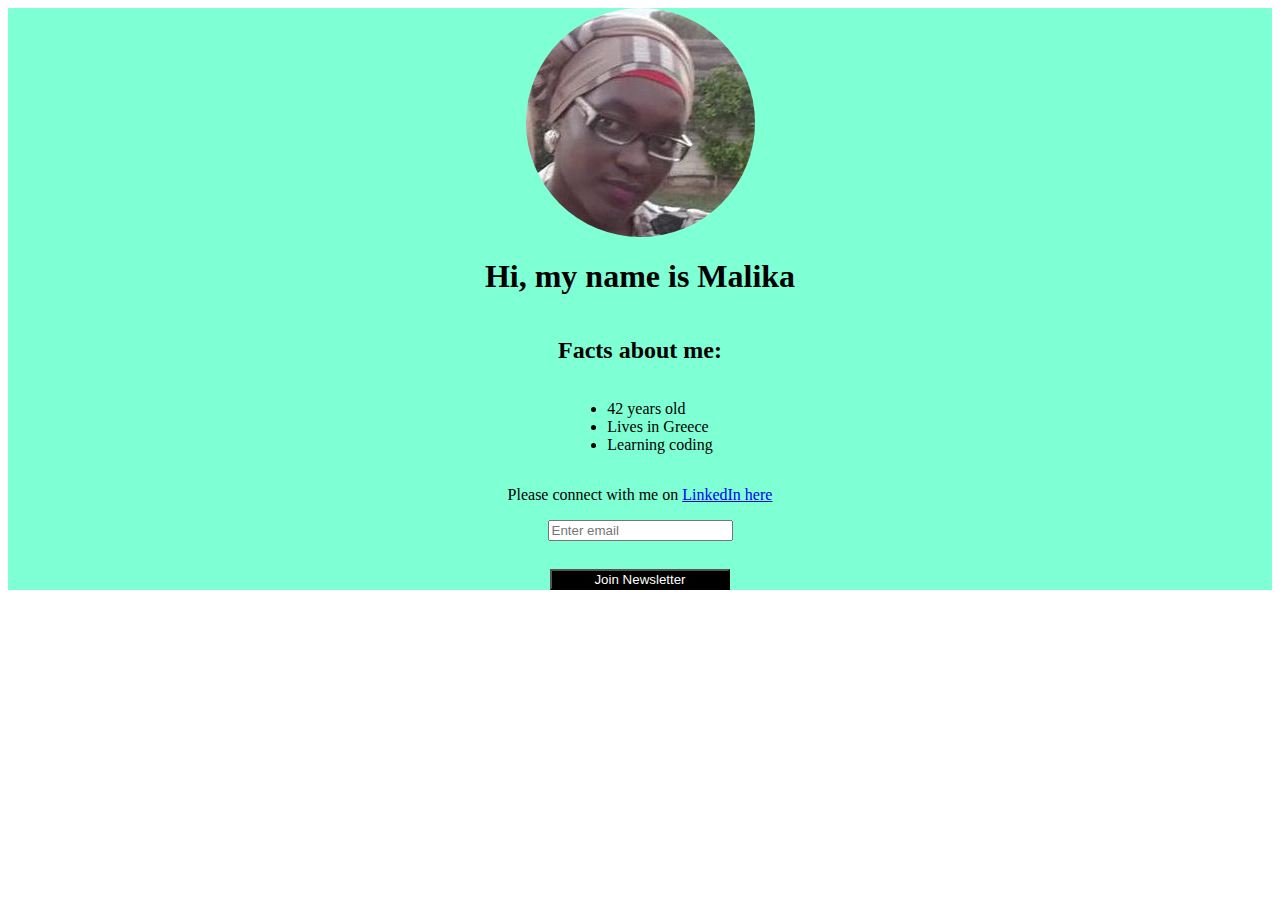
<file: About Me/index.html>
<!DOCTYPE html>
<html lang="en">
<head>
  <meta charset="UTF-8">
  <meta http-equiv="X-UA-Compatible" content="IE=edge">
  <meta name="viewport" content="width=device-width, initial-scale=1.0">
  <title>Document</title>
  <link rel="stylesheet" href="./style.css">
</head>
<body>
  <div>
    <img src="./58610914.jpeg" alt="my photo">
  <h1>Hi, my name is Malika</h1>
  <h2>Facts about me:</h2>
  <ul>
    <li>42 years old</li>
    <li>Lives in Greece</li>
    <li>Learning coding</li>
  </ul>
  <p>Please connect with me on <a href="../goole-page-clone/blog.html">LinkedIn here</a></p>
  <input type="email" name="email" id="email" placeholder="Enter email">
  <br>
  <button>Join Newsletter</button>
  </div>
  
</body>
</html>
</file>
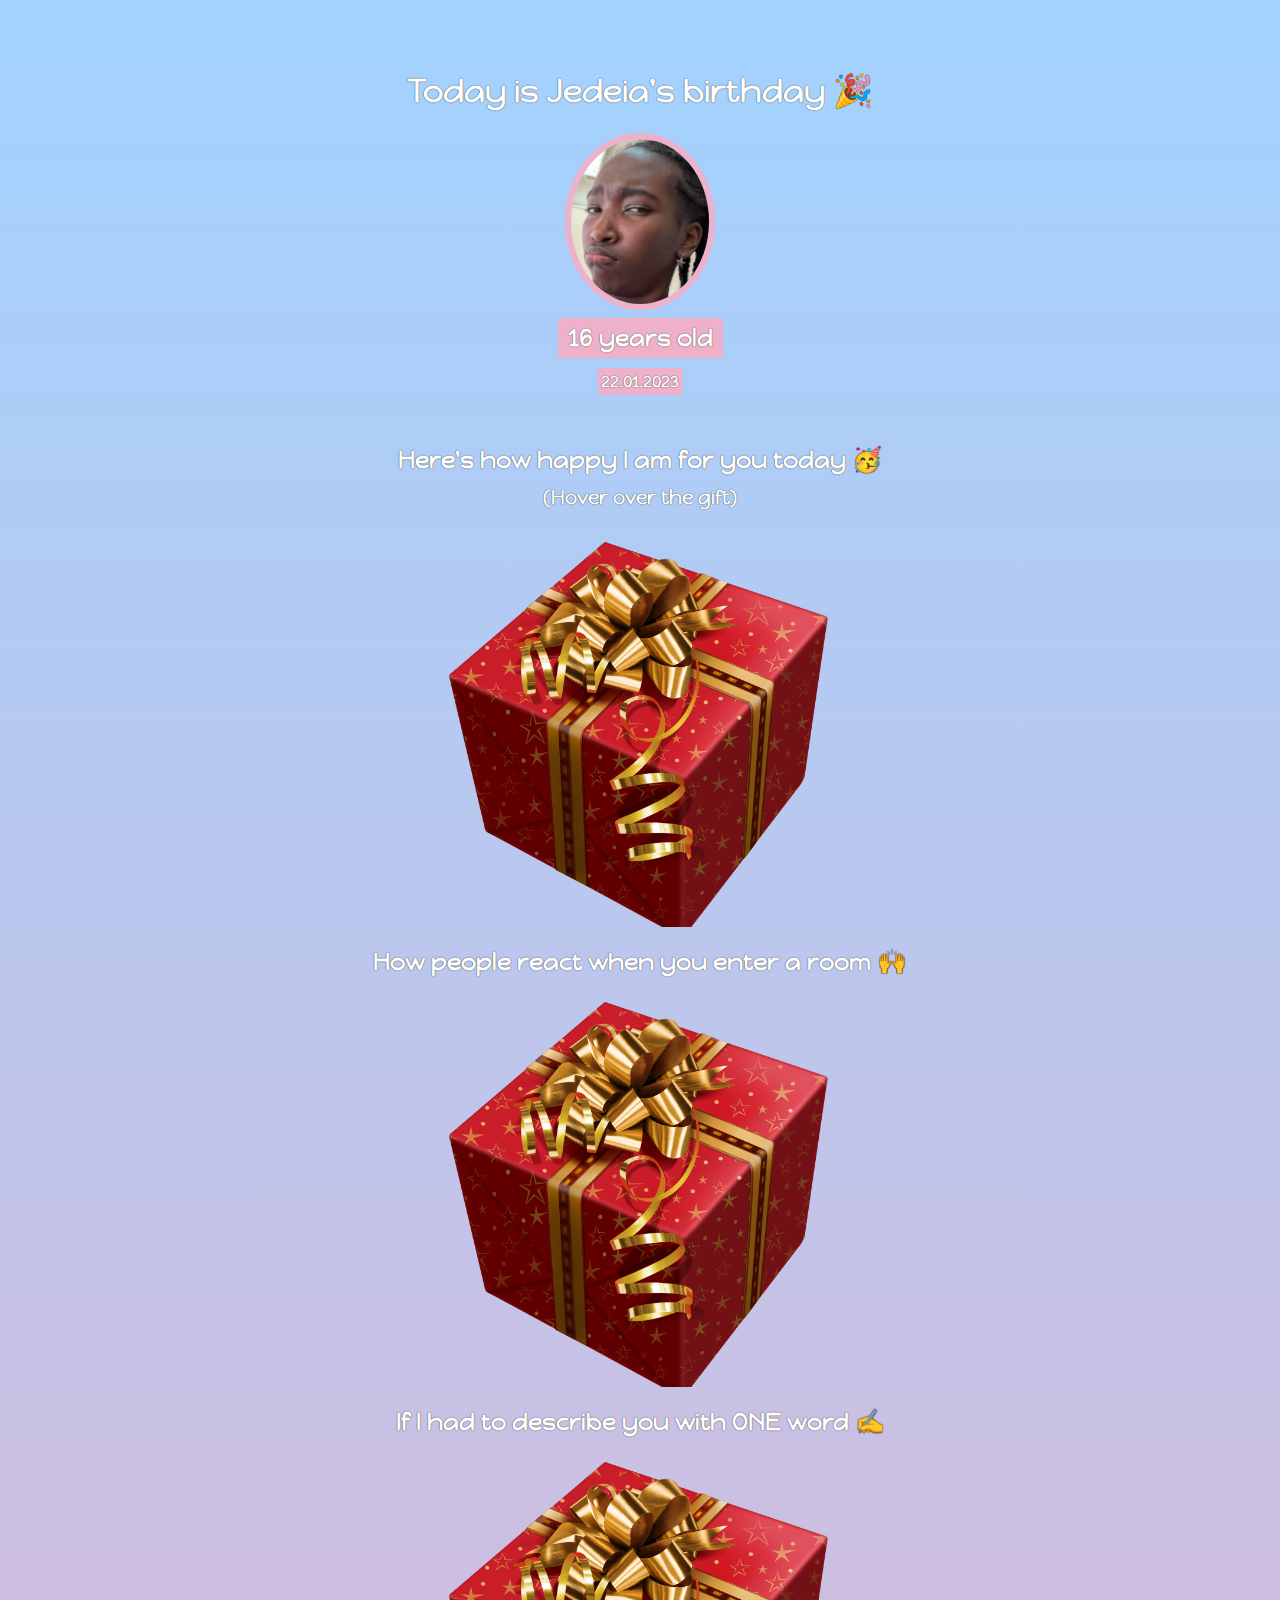
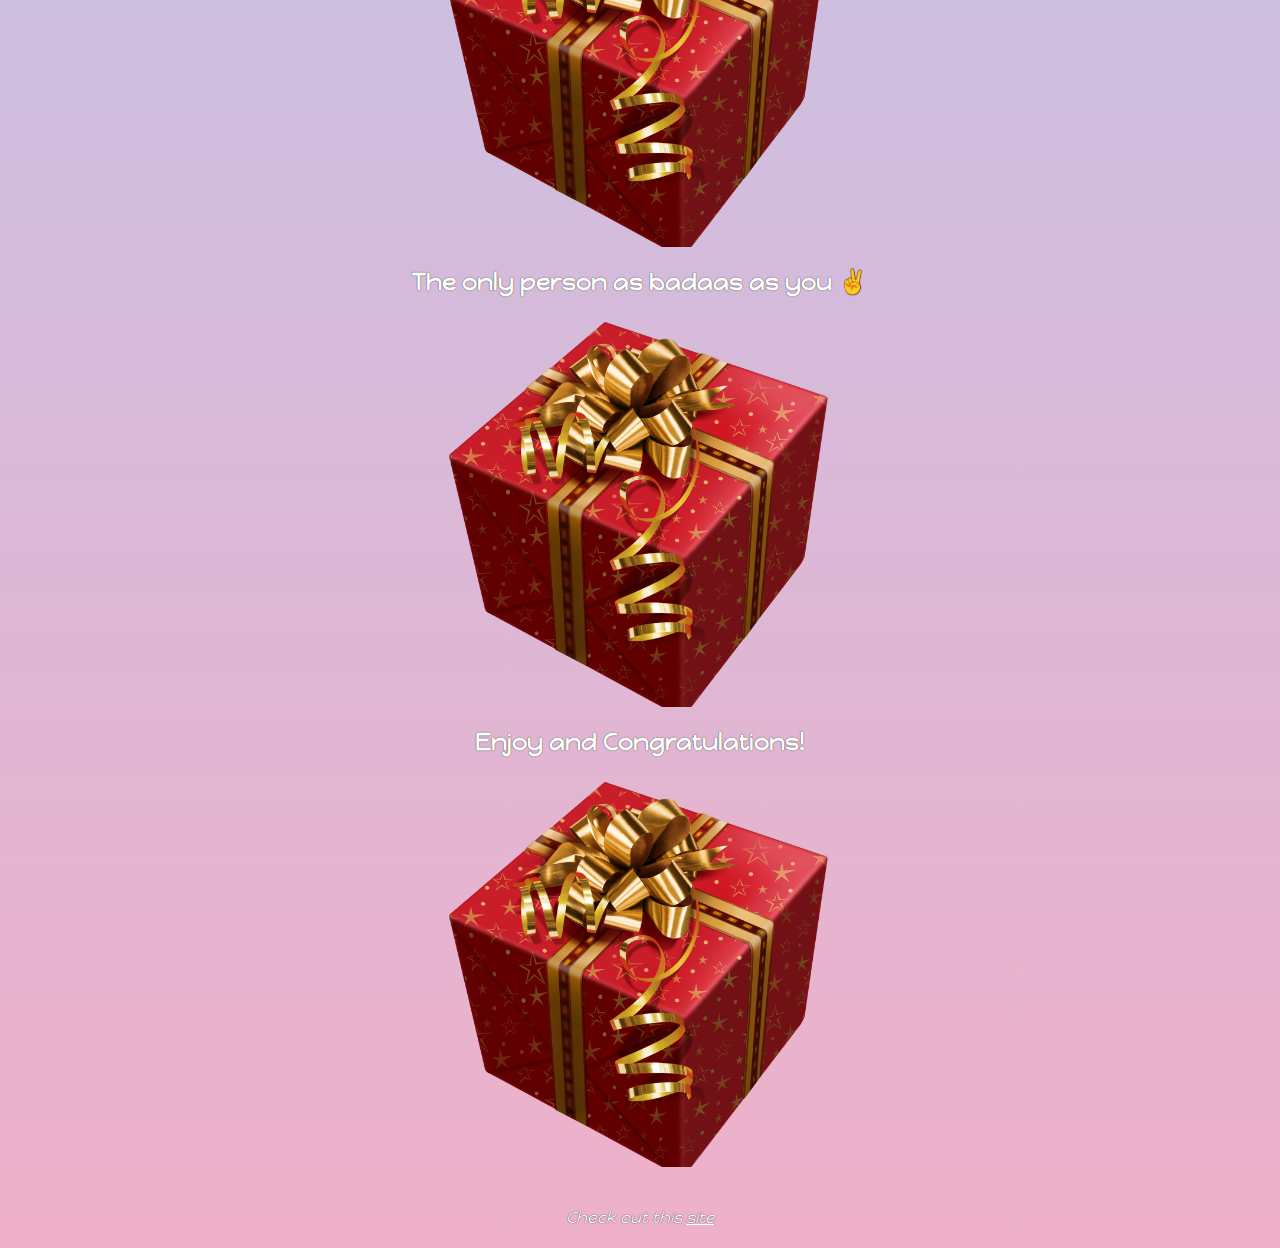
<file: Birthday site Gif/index.html>
<!DOCTYPE html>
<html lang="en">
<head>
  <meta charset="UTF-8">
  <meta http-equiv="X-UA-Compatible" content="IE=edge">
  <meta name="viewport" content="width=device-width, initial-scale=1.0">
  <title>Birthday GIFt</title>
  <link rel="preconnect" href="https://fonts.googleapis.com">
<link rel="preconnect" href="https://fonts.gstatic.com" crossorigin>
<link href="https://fonts.googleapis.com/css2?family=Happy+Monkey&display=swap" rel="stylesheet">
  <link rel="stylesheet" href="./style.css">
</head>
<body>
  <div id="header">
    <h1>Today is Jedeia's birthday 🎉</h1>
    <img src="./images/jedeia.jpg" alt="jedias profile" id="main-img">
    <h2 id="age">16 years old</h2>
    <h4 id="date" >22.01.2023</h4>
  </div>

  <div class="gift-section">
    <h2 class="gift-title">Here's how happy I am for you today 🥳</h2>
    <h3 class=" gift-hint">(Hover over the gift)</h3>
    <div class="gift-cover-jd" id="gift-cover-img"></div>
  </div>

  <div class="section">
    <h2 class="gift-title">How people react when you enter a room 🙌</h2>
  <div class="gift-cover" id="reaction-gift"></div>
  </div>

  <div class="section">
    <h2 class="gift-title">If I had to describe you with ONE word ✍</h2>
  <div class="gift-cover" id="genius"></div>
  </div>

  <div class="section">
    <h2 class="gift-title">The only person as badaas as you ✌</h2>
  <div class="gift-cover" id="badass"></div>
  </div>

  <div class="section">
    <h2 class="gift-title">Enjoy and Congratulations! </h2>
  <div class="gift-cover" id="cheers"></div>
  </div>

  <p class="footer">Check out this <a href="./second.html">site</a></p>
  
  
</body>
</html>
</file>
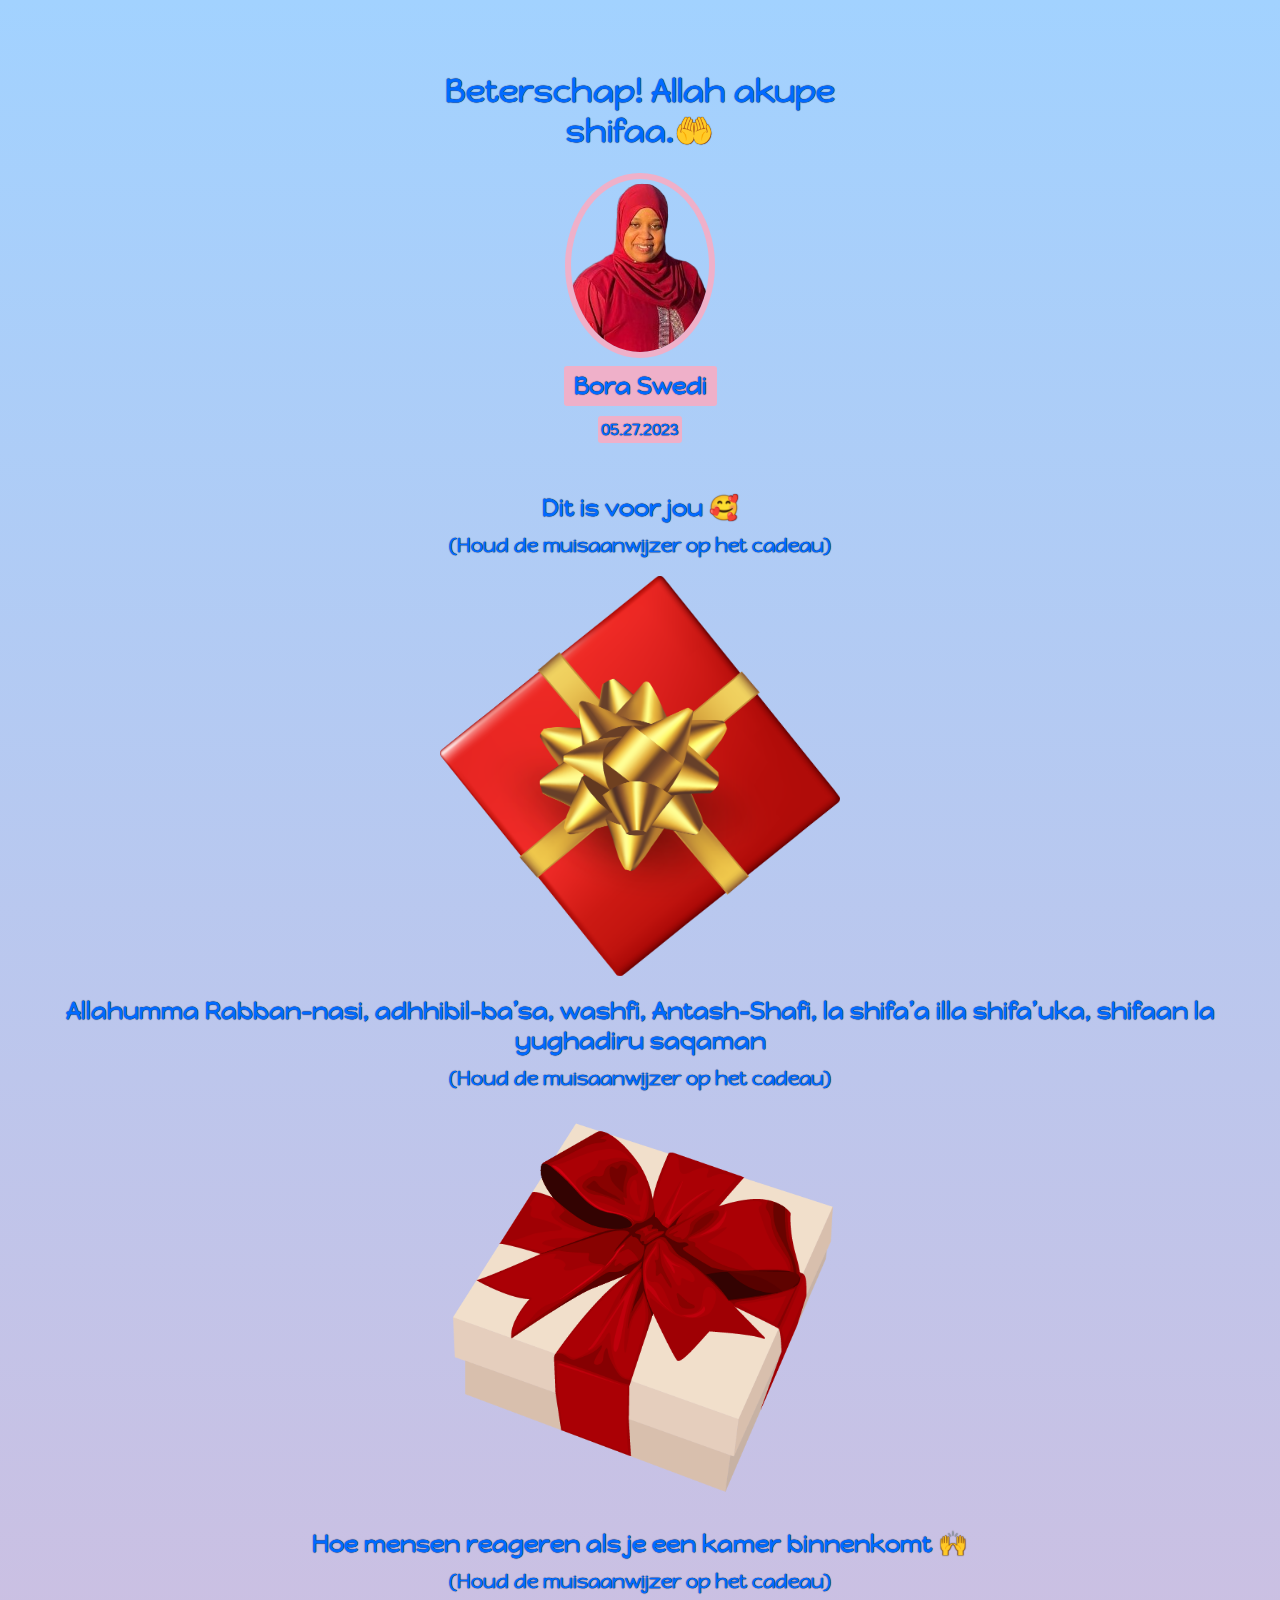
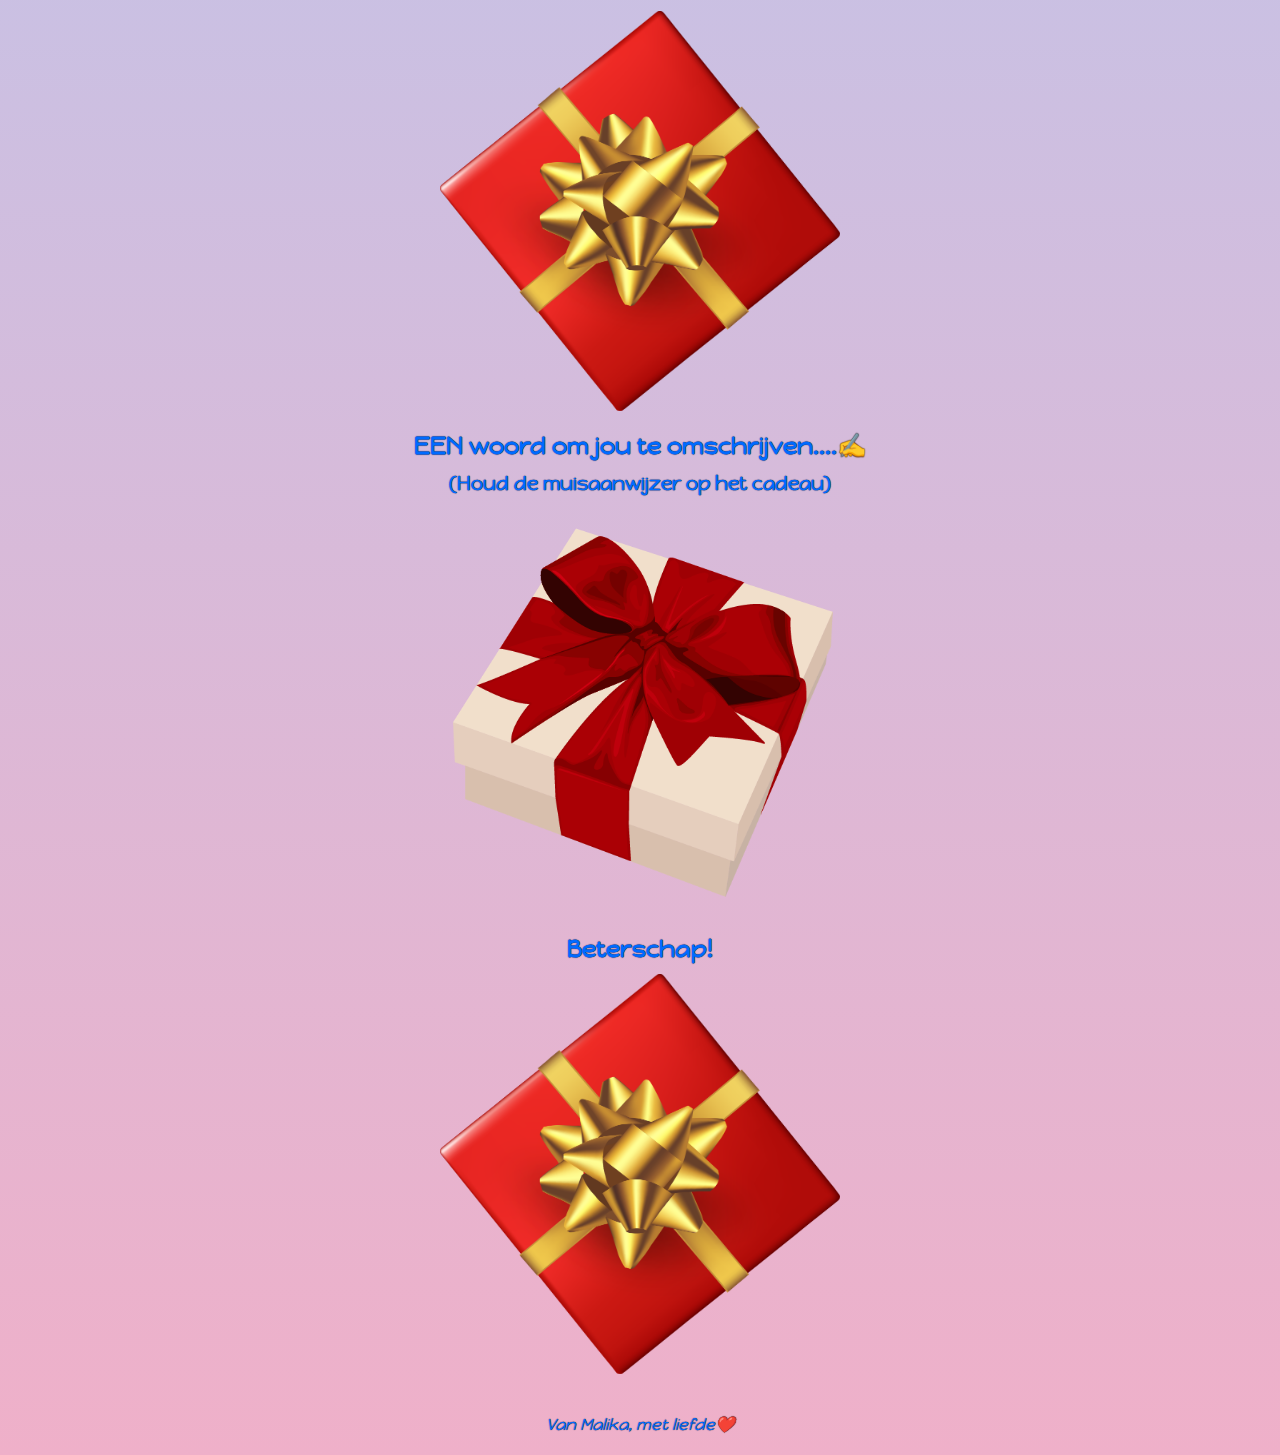
<file: Bora getwell card/index.html>
<!DOCTYPE html>
<html lang="en">
<head>
  <meta charset="UTF-8">
  <meta http-equiv="X-UA-Compatible" content="IE=edge">
  <meta name="viewport" content="width=device-width, initial-scale=1.0">
  <title>Beterschap!</title>
  <link rel="apple-touch-icon" sizes="180x180" href="/apple-touch-icon.png">
<link rel="icon" type="image/png" sizes="32x32" href="/favicon-32x32.png">
<link rel="icon" type="image/png" sizes="16x16" href="/favicon-16x16.png">
<link rel="manifest" href="/site.webmanifest">
  <link rel="preconnect" href="https://fonts.googleapis.com">
<link rel="preconnect" href="https://fonts.gstatic.com" crossorigin>
<link href="https://fonts.googleapis.com/css2?family=Happy+Monkey&display=swap" rel="stylesheet">
  <link rel="stylesheet" href="./style.css">
</head>
<body>
  <div id="header">
    <h1>Beterschap! Allah akupe shifaa.🤲 </h1>
    <img src="./images/bora.png" alt="jedias profile" id="main-img">
    <h2 id="age">Bora Swedi</h2>
    <h4 id="date" >05.27.2023</h4>
  </div>

  <div class="gift-section">
    <h2 class="gift-title">Dit is voor jou 🥰</h2>
    <h3 class=" gift-hint">(Houd de muisaanwijzer op het cadeau)</h3>
    <div class="gift-cover-jd" id="gift-cover-img"></div>
  </div>

  <div class="section">
    <h2 class="gift-title">Allahumma Rabban-nasi, adhhibil-ba’sa, washfi, Antash-Shafi, la shifa’a illa shifa’uka, shifaan la yughadiru saqaman </h2>
    <h3 class=" gift-hint">(Houd de muisaanwijzer op het cadeau)</h3>
  <div class="gift-cover" id="badass"></div>
  </div>

  <div class="section">
    <h2 class="gift-title">
      Hoe mensen reageren als je een kamer binnenkomt 🙌</h2>
      <h3 class=" gift-hint">(Houd de muisaanwijzer op het cadeau)</h3>
  <div class="gift-cover" id="reaction-gift"></div>
  </div>

  <div class="section">
    <h2 class="gift-title">EEN woord om jou te omschrijven....✍</h2>
    <h3 class=" gift-hint">(Houd de muisaanwijzer op het cadeau)</h3>
  <div class="gift-cover" id="genius"></div>
  </div>

  <div class="section">
    <h2 class="gift-title">Beterschap! </h2>
  <div class="gift-cover" id="cheers"></div>
  </div>

  <p class="footer">Van Malika, met liefde❤️</p>
  
  
</body>
</html>
</file>
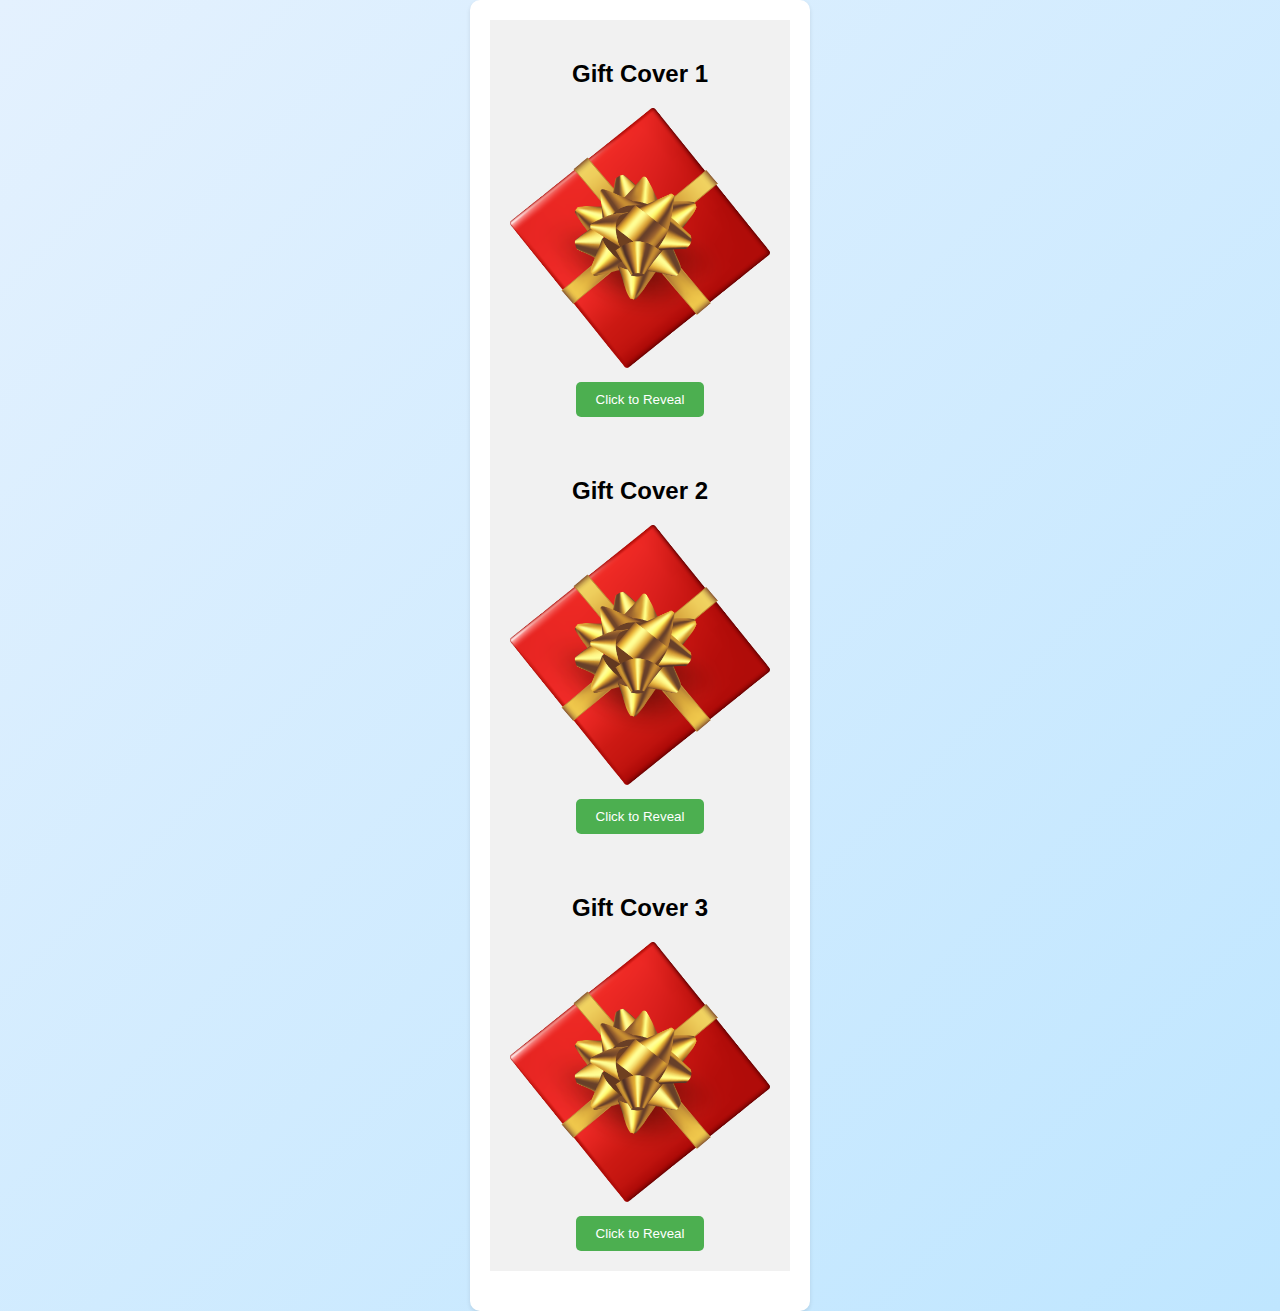
<file: Bora/index.html>
<!DOCTYPE html>
<html lang="nl">
<head>
  <meta charset="UTF-8">
  <meta name="viewport" content="width=device-width, initial-scale=1.0">
  <title>Bora Swedi</title>
  <link rel="stylesheet" href="./style.css">
</head>
<body>
  <div class="gift-card">
    <div class="cover" id="cover1">
      <h2>Gift Cover 1</h2>
      <img src="./images/gift-cover.png" alt="Gift Cover 1">
      <button class="reveal-button" data-cover-id="1">Click to Reveal</button>
      <p class="gift-text hidden">Gift Text 1</p>
    </div>
    <div class="cover" id="cover2">
      <h2>Gift Cover 2</h2>
      <img src="./images/gift-cover.png" alt="Gift Cover 2">
      <button class="reveal-button" data-cover-id="2">Click to Reveal</button>
      <p class="gift-text hidden">Gift Text 2</p>
    </div>
    <div class="cover" id="cover3">
      <h2>Gift Cover 3</h2>
      <img src="./images/gift-cover.png" alt="Gift Cover 3">
      <button class="reveal-button" data-cover-id="3">Click to Reveal</button>
      <p class="gift-text hidden">Gift Text 3</p>
    </div>
    <div class="reveal">
      <p class="message" id="message"></p>
      <div id="meme" class="hidden">
        <img id="meme-image" src="./images/cheers.webp" alt="Meme">
        <p class="caption" id="meme-caption"></p>
      </div>
    </div>
  </div>

  <script src="./main.js"></script>
</body>
</html>
</file>
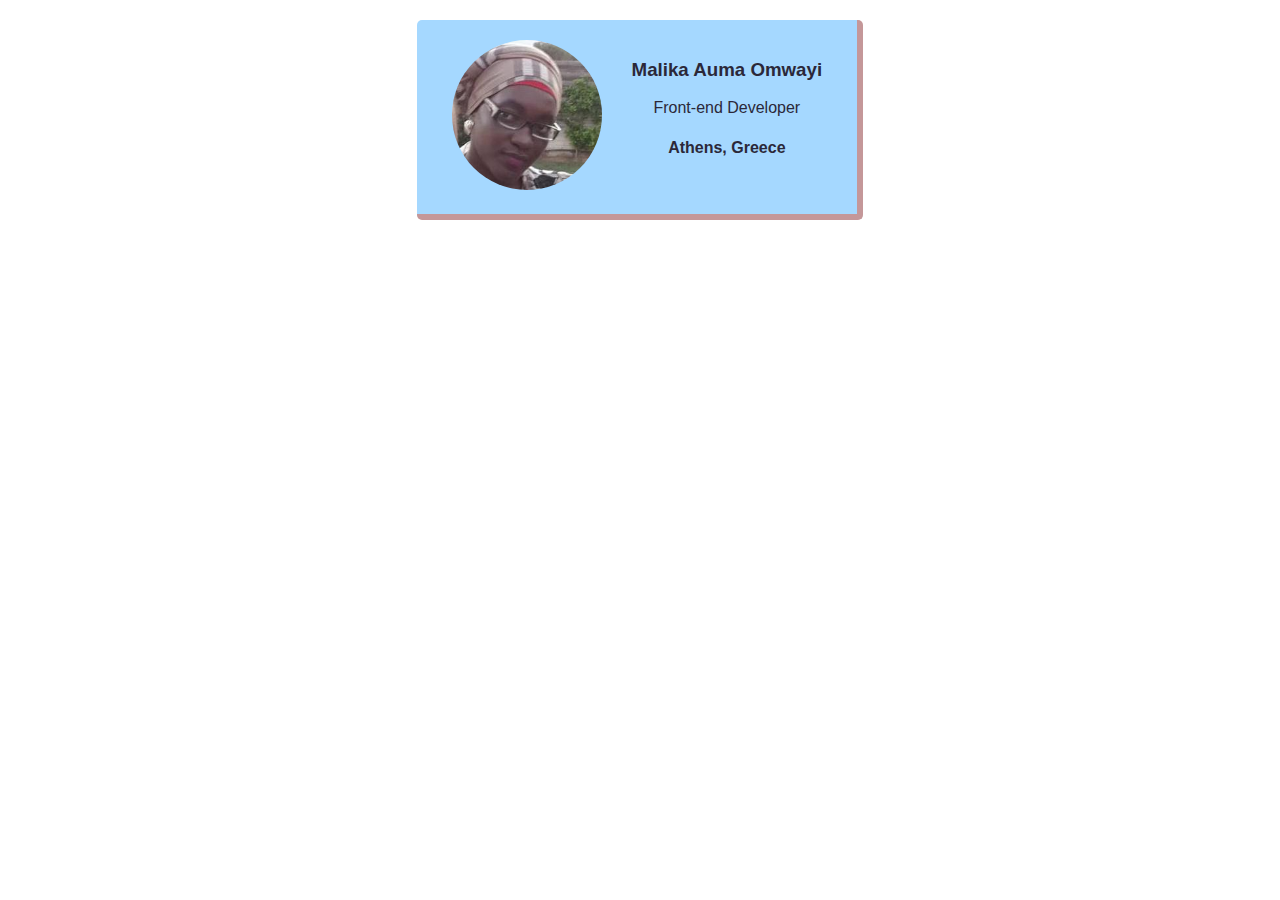
<file: Business card/index.html>
<!DOCTYPE html>
<html lang="en">
<head>
  <meta charset="UTF-8">
  <meta http-equiv="X-UA-Compatible" content="IE=edge">
  <meta name="viewport" content="width=device-width, initial-scale=1.0">
  <title>Document</title>
  <link rel="stylesheet" href="./style.css">
</head>
<body>
  <div class="card-container ">
    <div>
      <img class="avatar"
     src="./image/58610914.jpeg"
      alt="Malika's profile photo">
    </div>
    <div>
      <h3>Malika Auma Omwayi</h3>
      <p>Front-end Developer</p>
      <h4>Athens, Greece</h4>
    </div>
    
    
  </div>
</body>
</html>
</file>
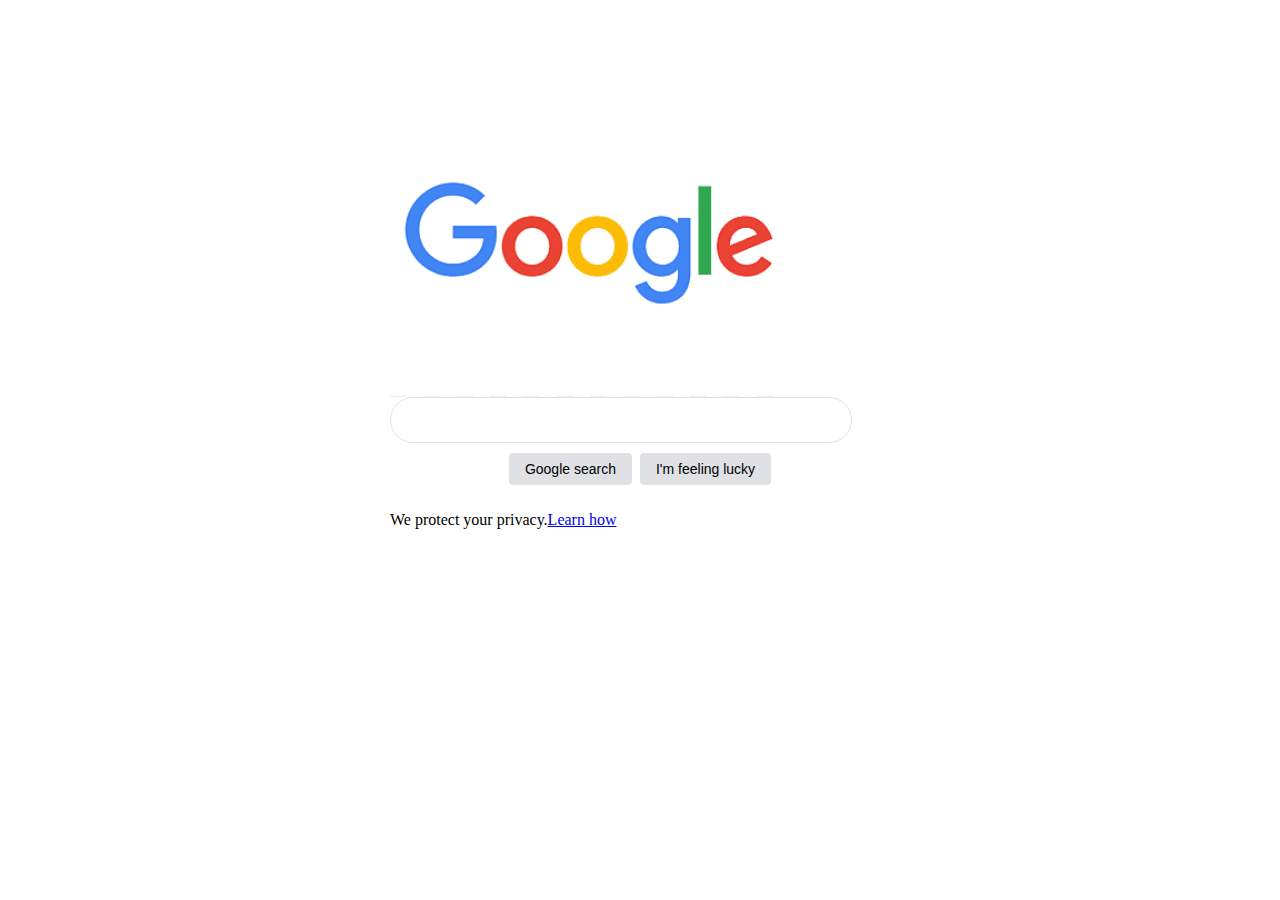
<file: goole-page-clone/index.html>
<!DOCTYPE html>
<html lang="en">
<head>
  <meta charset="UTF-8">
  <meta http-equiv="X-UA-Compatible" content="IE=edge">
  <meta name="viewport" content="width=device-width, initial-scale=1.0">
  <title>Google.com</title>
  <link rel="stylesheet" href="./style.css">
</head>
<body>
  <div class="container">
    <a href="http://google.com" target="_blank" rel="noopener noreferrer"><img src="./google.png" alt="google"></a>
    
    <input type="text" name="text" id="text">
    <br>
    <div class="btn-wrapper">
      <button class="btn">Google search</button>
    <button class="btn">I'm feeling lucky</button>
    </div>
    <p>We protect your privacy.<a href="./blog.html" target="_self">Learn how</a> </p>
    
    
  </div>
</body>
</html>
</file>
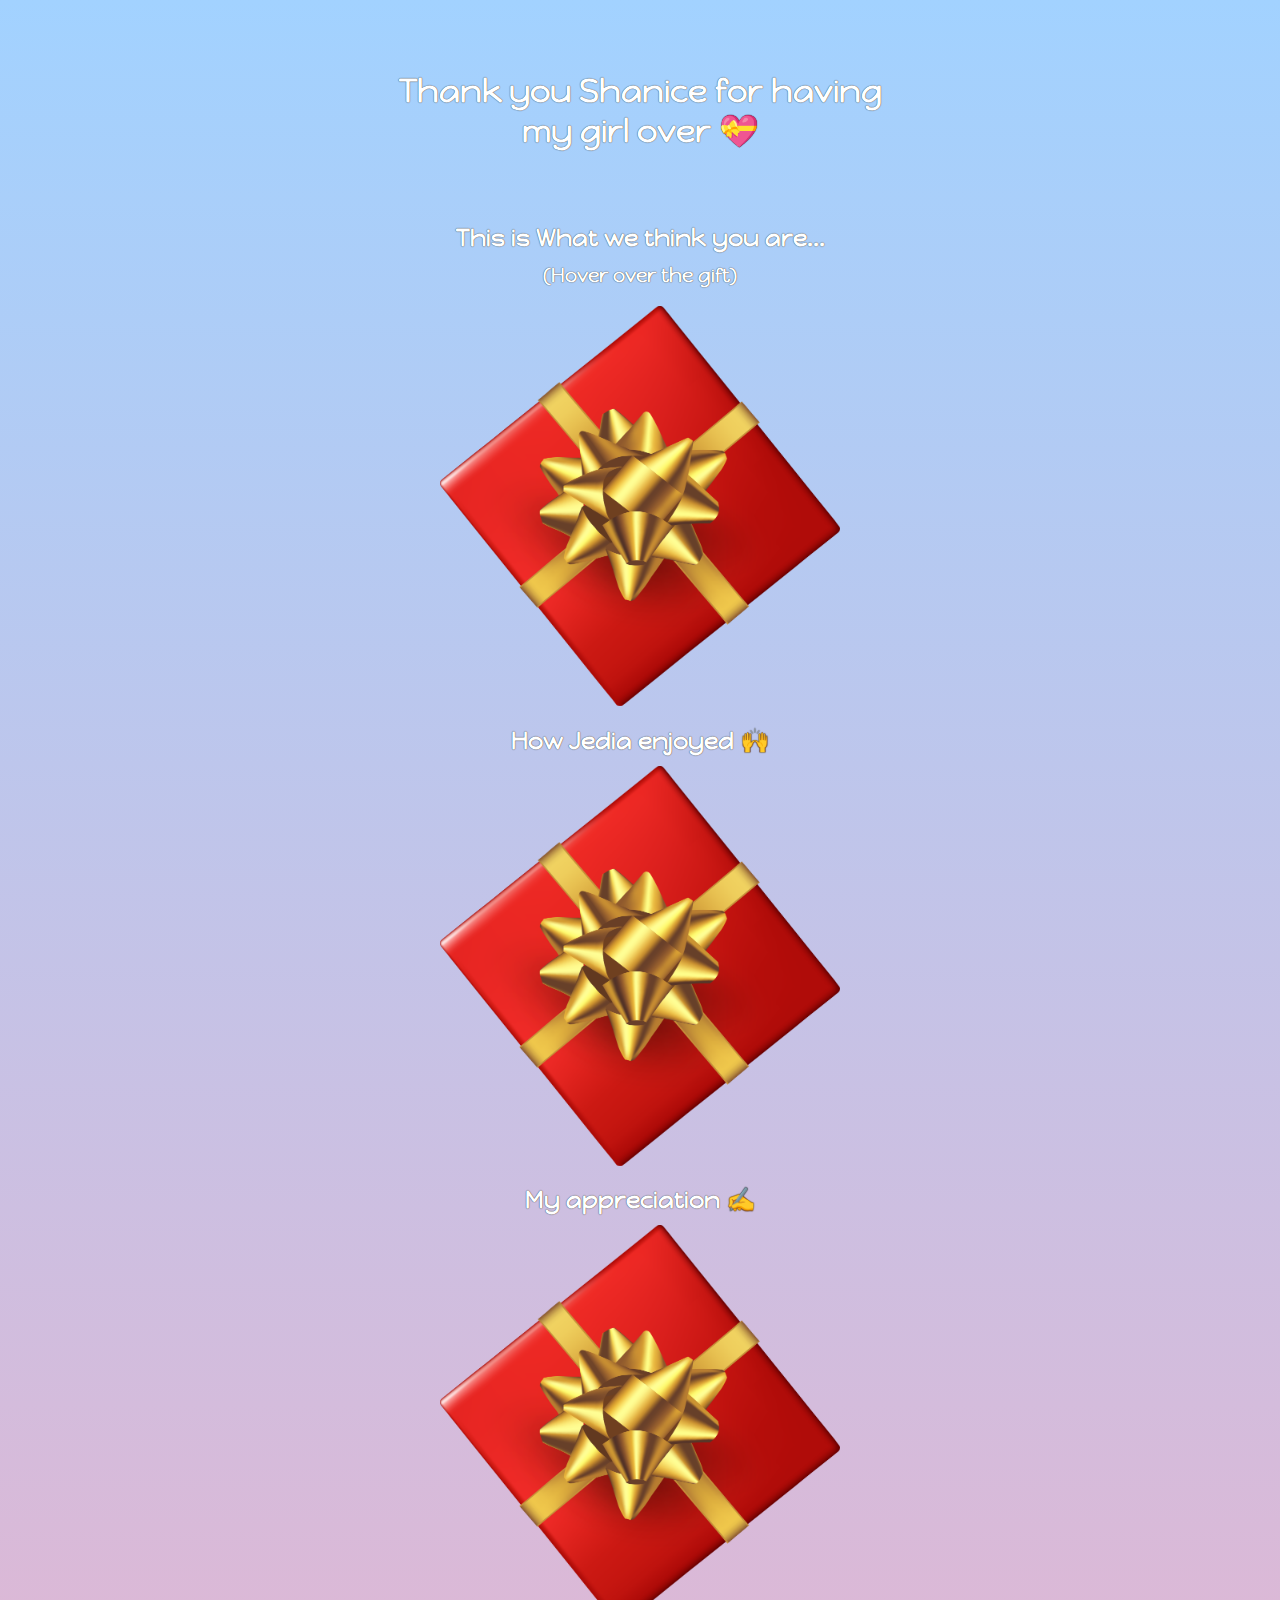
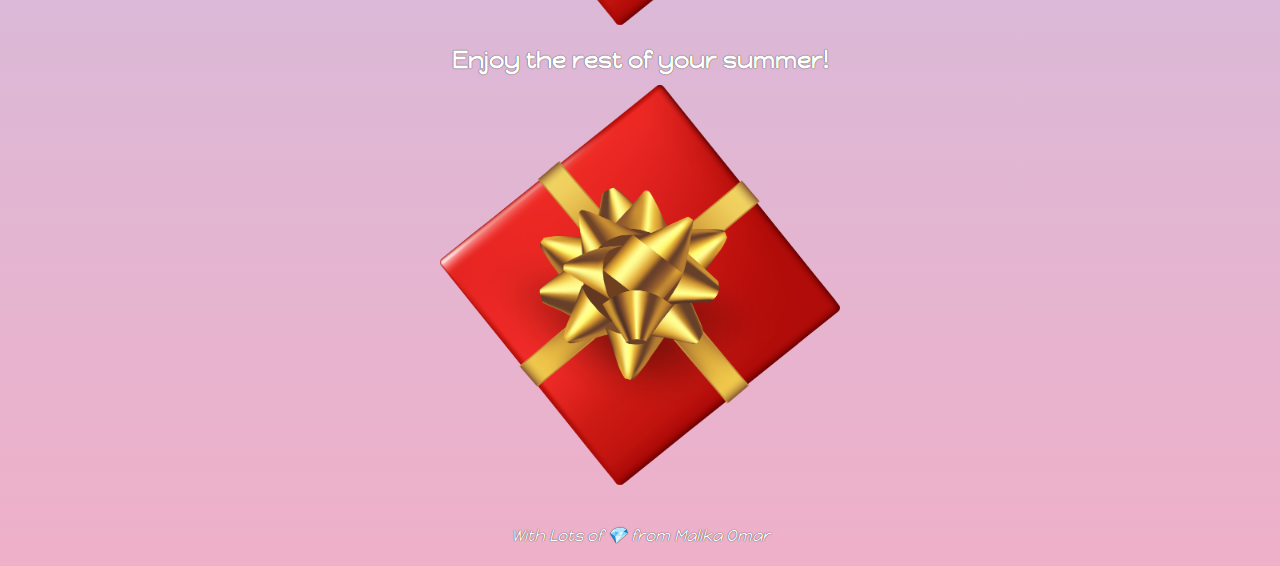
<file: Thanks Az/index.html>
<!DOCTYPE html>
<html lang="en">
<head>
  <meta charset="UTF-8">
  <meta http-equiv="X-UA-Compatible" content="IE=edge">
  <meta name="viewport" content="width=device-width, initial-scale=1.0">
  <title>Shanice Thank you</title>
  <link rel="preconnect" href="https://fonts.googleapis.com">
<link rel="preconnect" href="https://fonts.gstatic.com" crossorigin>
<link href="https://fonts.googleapis.com/css2?family=Happy+Monkey&display=swap" rel="stylesheet">
<link rel="apple-touch-icon" sizes="180x180" href="/apple-touch-icon.png">
<link rel="icon" type="image/png" sizes="32x32" href="/favicon-32x32.png">
<link rel="icon" type="image/png" sizes="16x16" href="/favicon-16x16.png">
<link rel="manifest" href="/site.webmanifest">
  <link rel="stylesheet" href="./style.css">
</head>
<body>
  <div id="header">
    <h1>Thank you Shanice for having my girl over 💝</h1>
  </div>

  <div class="gift-section">
    <h2 class="gift-title">This is What we think you are...</h2>
    <h3 class=" gift-hint">(Hover over the gift)</h3>
    <div class="gift-cover-jd" id="gift-cover-img"></div>
  </div>

  <div class="section">
    <h2 class="gift-title">How Jedia enjoyed 🙌</h2>
  <div class="gift-cover" id="reaction-gift"></div>
  </div>

  <div class="section">
    <h2 class="gift-title">My appreciation ✍</h2>
  <div class="gift-cover" id="genius"></div>
  </div>

  <div class="section">
    <h2 class="gift-title">Enjoy the rest of your summer! </h2>
  <div class="gift-cover" id="cheers"></div>
  </div>

  <p class="footer">With Lots of 💎 from Malika Omar</p>
  
  
</body>
</html>
</file>
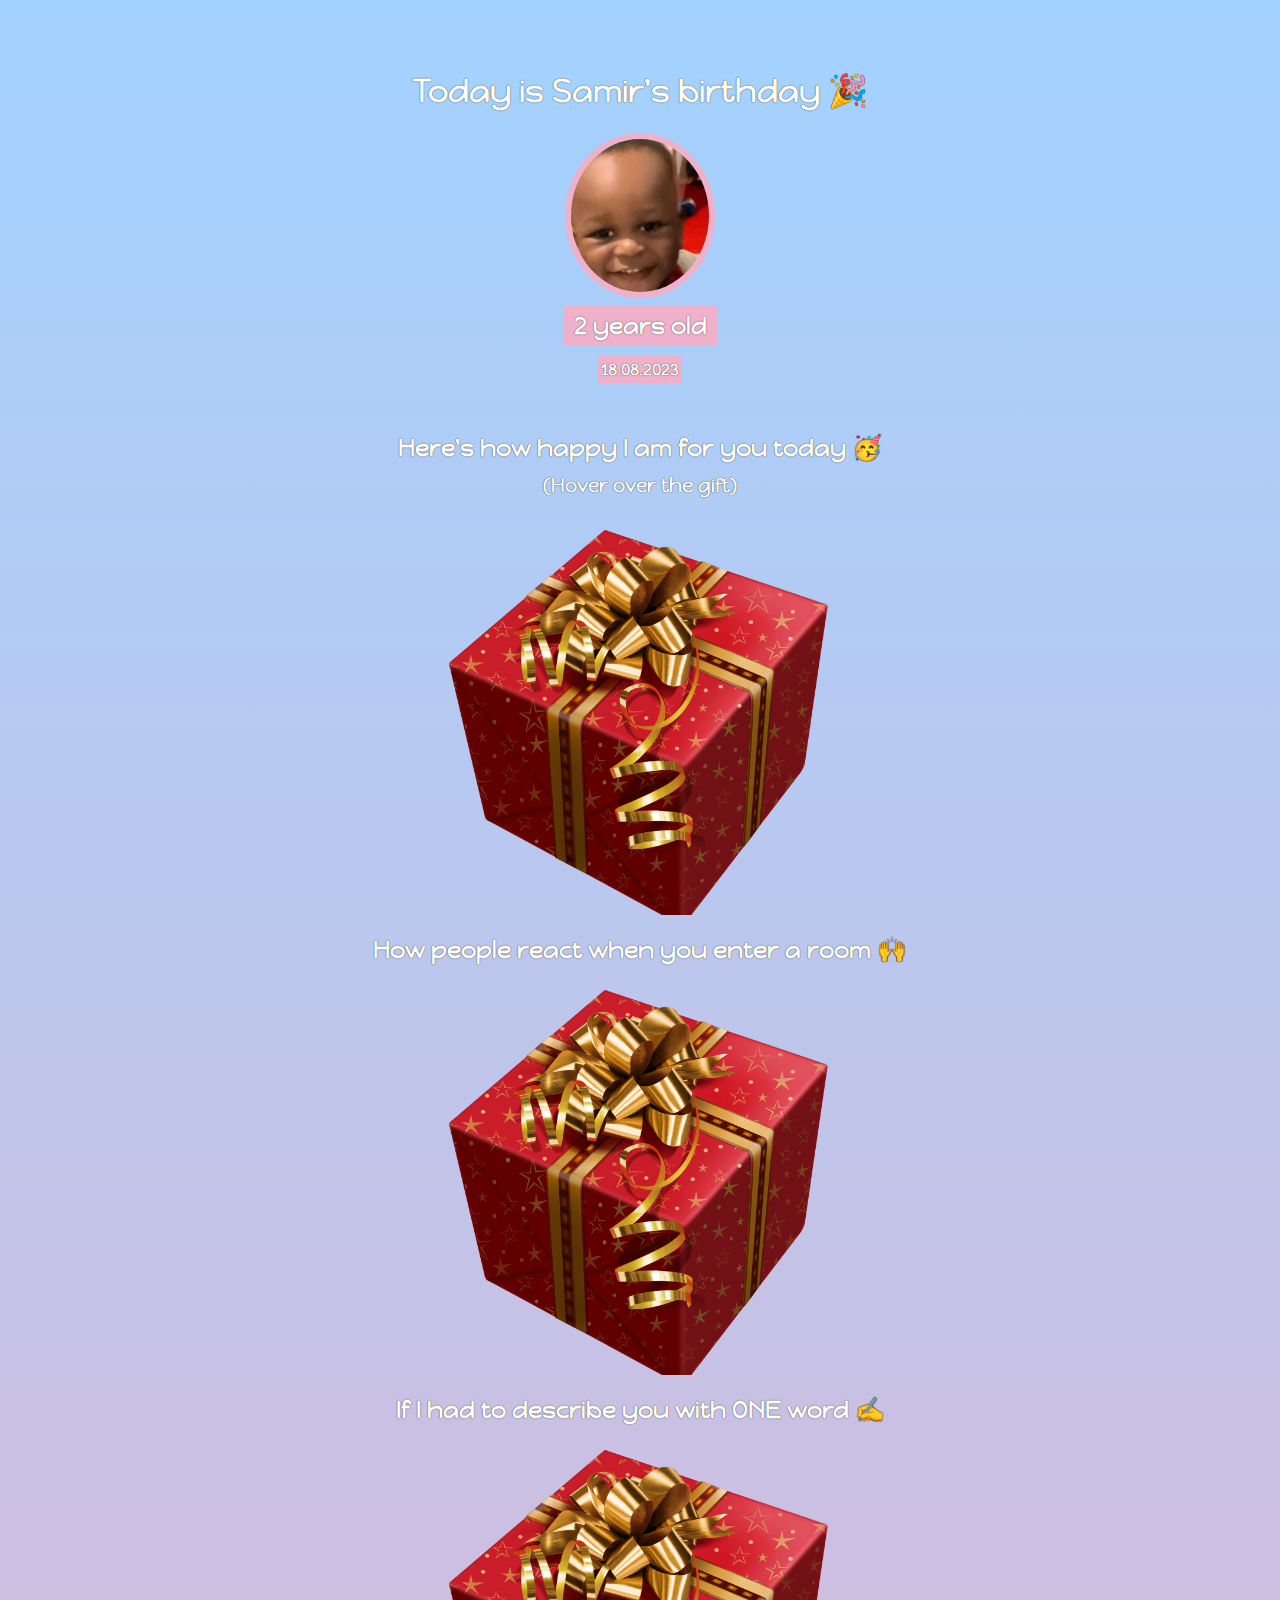
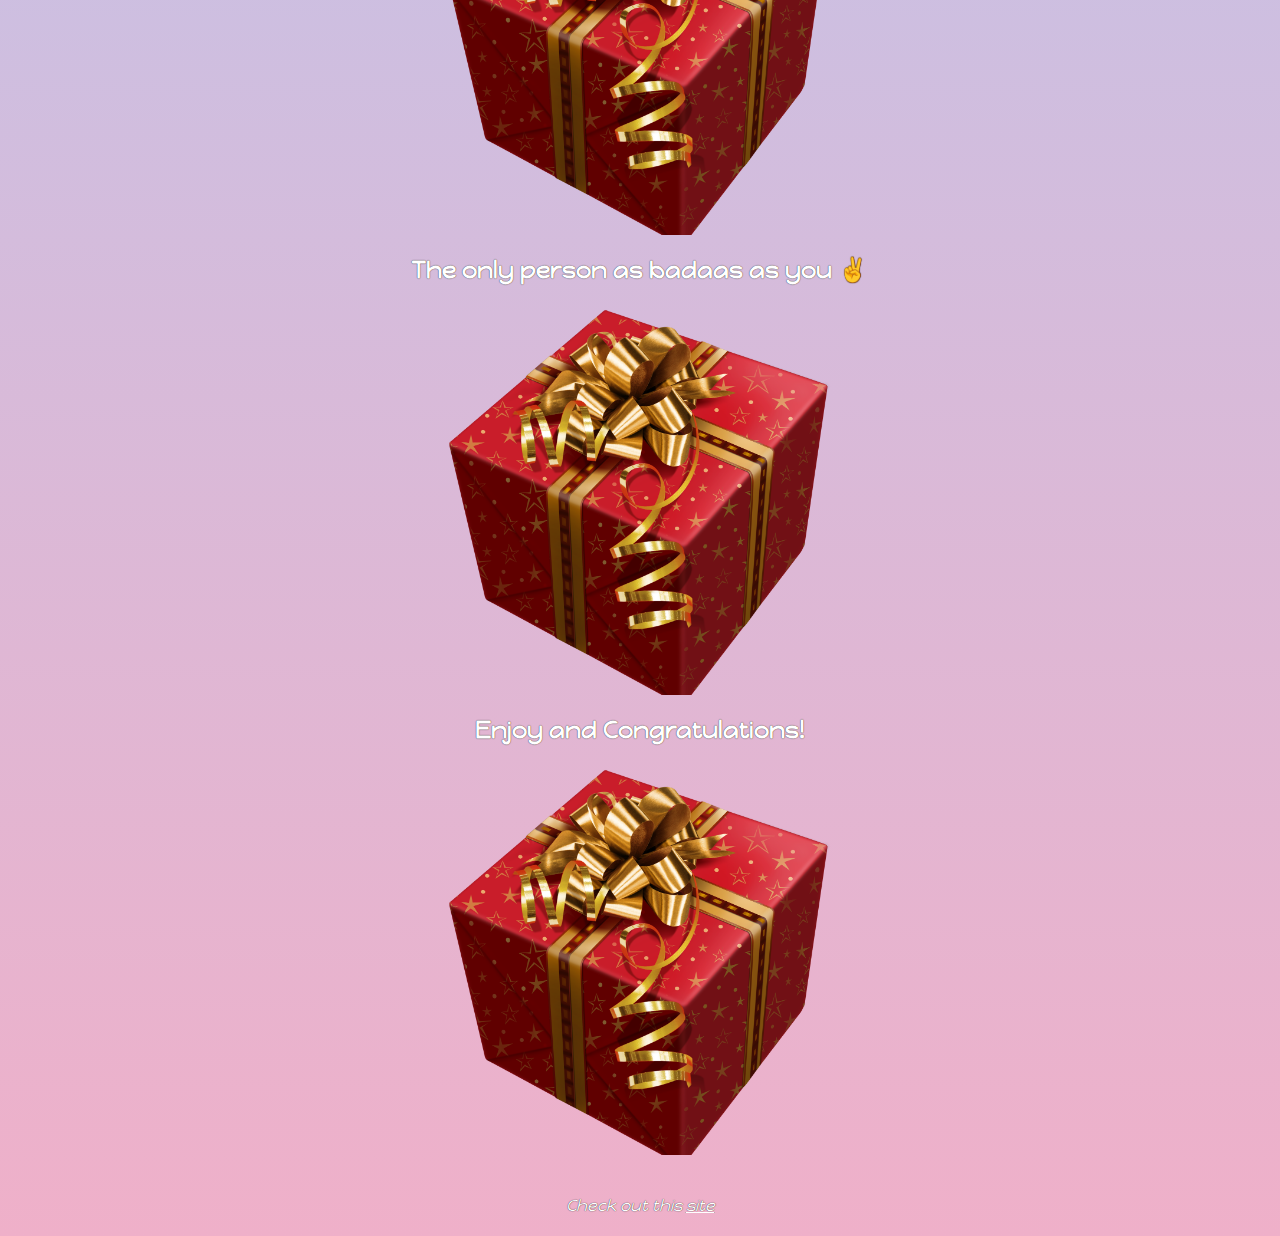
<file: Birthday site Gif/second.html>
<!DOCTYPE html>
<html lang="en">
<head>
  <meta charset="UTF-8">
  <meta http-equiv="X-UA-Compatible" content="IE=edge">
  <meta name="viewport" content="width=device-width, initial-scale=1.0">
  <title>Birthday GIFt</title>
  <link href="https://fonts.googleapis.com/css2?family=Happy+Monkey&display=swap" rel="stylesheet">
  <link rel="stylesheet" href="./style.css">
</head>
<body>
  <div id="header">
    <h1>Today is Samir's birthday 🎉</h1>
    <img src="./images/samir.jpg" alt="jedias profile" id="main-img">
    <h2  id="age">2 years old</h2>
    <h4  id="date">18.08.2023</h4>
  </div>

  <div class="gift-section">
    <h2 class="gift-title">Here's how happy I am for you today 🥳</h2>
    <h3 class=" gift-hint">(Hover over the gift)</h3>
    <div class="gift-cover" id="gift-cover-img"></div>

    <div class="section">
      <h2 class="gift-title">How people react when you enter a room 🙌</h2>
    <div class="gift-cover" id="reaction-gift"></div>
    </div>

    <div class="section">
      <h2 class="gift-title">If I had to describe you with ONE word ✍</h2>
    <div class="gift-cover" id="genius"></div>
    </div>

    <div class="section">
      <h2 class="gift-title">The only person as badaas as you ✌</h2>
    <div class="gift-cover" id="badass"></div>
    </div>

    <div class="section">
      <h2 class="gift-title">Enjoy and Congratulations! </h2>
    <div class="gift-cover" id="cheers"></div>
    </div>

    <p class="footer">Check out this <a href="./index.html">site</a></p>
    
  </div>

  
</body>
</html>
</file>
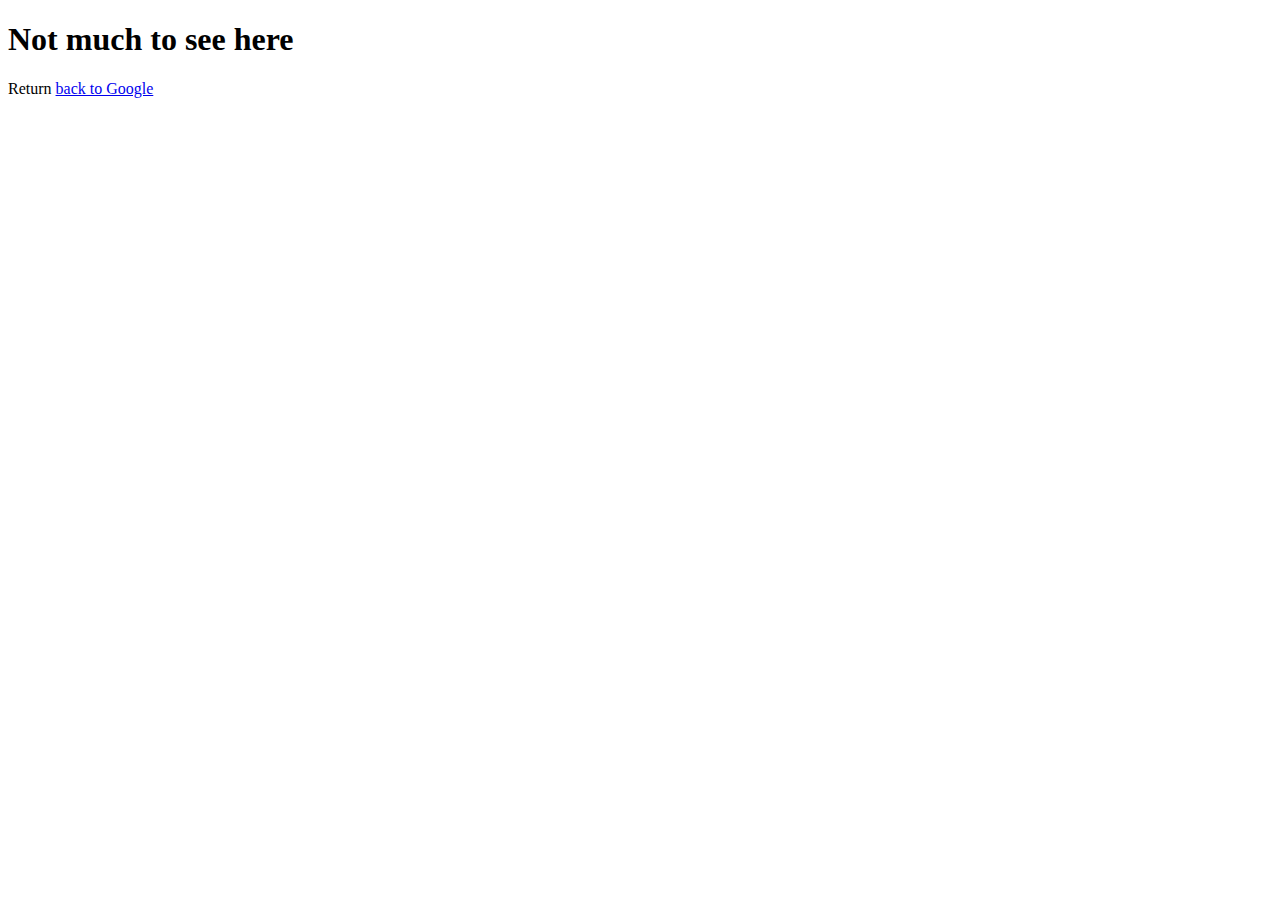
<file: goole-page-clone/blog.html>
<!DOCTYPE html>
<html lang="en">
<head>
  <meta charset="UTF-8">
  <meta http-equiv="X-UA-Compatible" content="IE=edge">
  <meta name="viewport" content="width=device-width, initial-scale=1.0">
  <title>Document</title>
</head>
<body>
  <h1>Not much to see here</h1>
  <p>Return <a href="./index.html">back to Google</a></p>
  
</body>
</html>
</file>
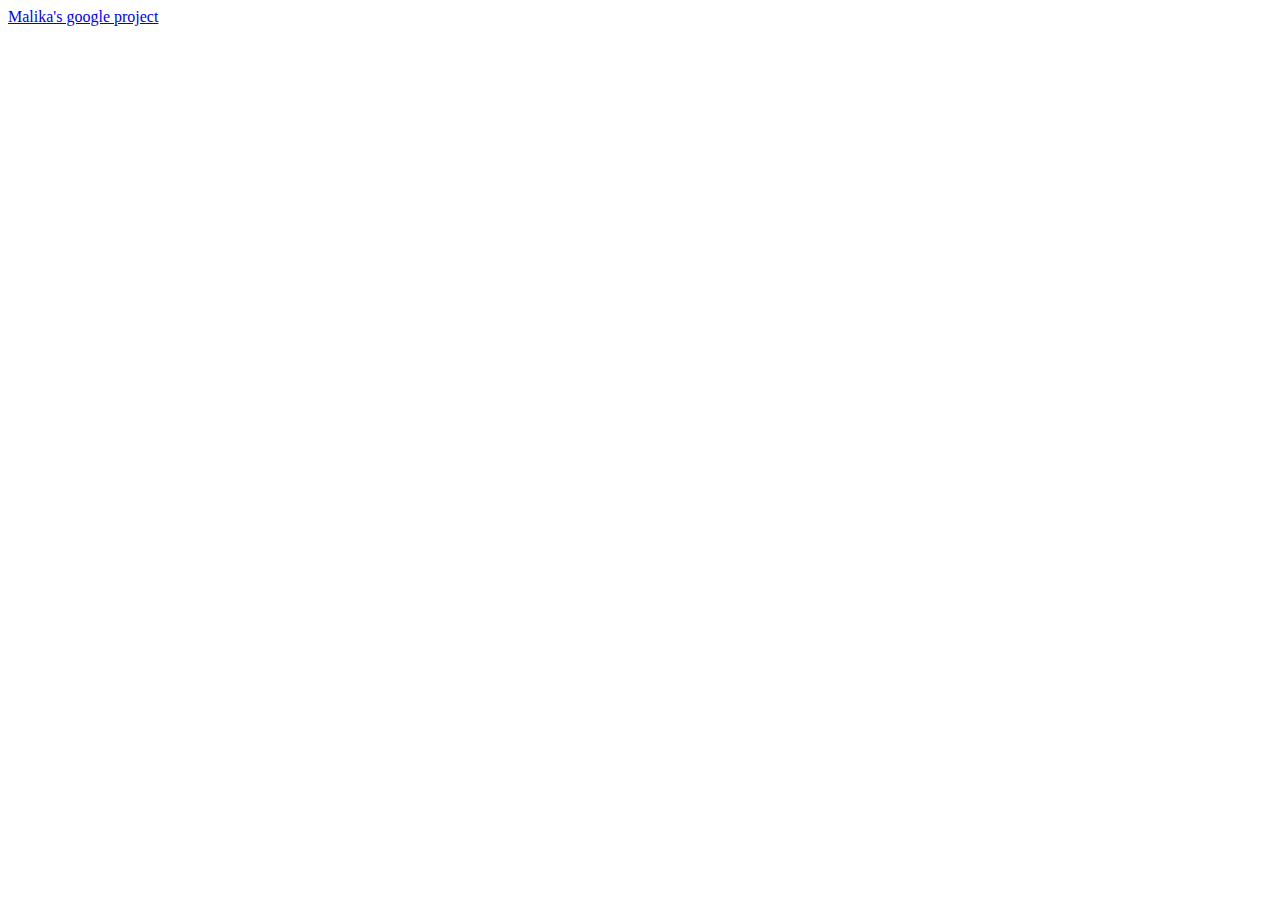
<file: goole-page-clone/project.html>
<!DOCTYPE html>
<html lang="en">
<head>
  <meta charset="UTF-8">
  <meta http-equiv="X-UA-Compatible" content="IE=edge">
  <meta name="viewport" content="width=device-width, initial-scale=1.0">
  <title>Document</title>
</head>
<body>
  <a href="./index.html" target="_blank" rel="noopener noreferrer">Malika's google project</a>
</body>
</html>
</file>
<file: About Me/style.css>
div {
  display: flex;
  flex-direction: column;
  align-items: center;
  background-color: aquamarine;
}

button {
  background-color: black;
  color: white;
  margin-top: 10px;
  width: 180px;
}

img {
  border-radius: 50%;
}
</file>
<file: Birthday site Gif/style.css>
* {
  box-sizing: border-box;
}

body {
  background-color: #a2d2ff;
  font-family: 'Happy Monkey', cursive;
  color: #ffffff;
  text-align: center; /*will align all inline content*/
  background: linear-gradient(#a2d2ff, #efb0c9);
}

#header {
  width: 500px;
  margin: 50px auto;
  text-align: center;
  display: flex;
  flex-direction: column;
  align-items: center;  
}

h1, h2, h3, h4, p {
  text-shadow: 0 0 1px black;
}

#age, #date {
  
  background-color: #efb0c9;
}

#age {
  padding: 5px 10px;
  border-radius: 3px;
  margin: 8px 0 10px 0;
}

#date {
  padding: 3px;
  margin: 0;
  border-radius: 3px;
}

#main-img {
  width: 150px;
  border-radius: 50%;
  border: 6px solid #efb0c9;
}

.gift-title {
  margin-bottom: 10px;
}

.gift-hint {
  margin-top: 0;
}

.gift-cover, .gift-cover-jd {
  width: 400px;
  height: 400px;
  background-image: url("./images/gift-cover.png");
  background-size: cover;
  margin: 0 auto;
}

#gift-cover-img:hover {
  background-image: url("./images/gif.webp");
}

#reaction-gift:hover {
  background-image: url("./images/react.webp");
}

#genius:hover {
  background-image: url("./images/genius.webp");
}

#badass:hover {
  background-image: url("./images/badass.webp");
}

#cheers:hover {
  background-image: url("./images/cheers.webp");
}

.footer {
  width: 400px;
  margin: 40px auto 20px;
  font-style: italic;
}

.footer a {
  color: white;
}


/* in display flex, justify content center controls the horizontal axis, and align items center controls the vertical axis. if flex direction is set to columns, align works horizontally nad justify vertically */
/* align items by default has value of stretch */
</file>
<file: Bora getwell card/style.css>
* {
  box-sizing: border-box;
}

body {
  background-color: #a2d2ff;
  font-family: 'Happy Monkey', cursive;
  color: #006aff;
  text-align: center; /*will align all inline content*/
  background: linear-gradient(#a2d2ff, #efb0c9);
}

#header {
  width: 500px;
  margin: 50px auto;
  text-align: center;
  display: flex;
  flex-direction: column;
  align-items: center;  
}

h1, h2, h3, h4, p {
  text-shadow: 0 0 1px black;
}

#age, #date {
  
  background-color: #efb0c9;
}

#age {
  padding: 5px 10px;
  border-radius: 3px;
  margin: 8px 0 10px 0;
}

#date {
  padding: 3px;
  margin: 0;
  border-radius: 3px;
}

#main-img {
  width: 150px;
  border-radius: 50%;
  border: 6px solid #efb0c9;
}

.gift-title {
  margin-bottom: 10px;
}

.gift-hint {
  margin-top: 0;
}

.gift-cover, .gift-cover-jd, #reaction-gift {
  width: 400px;
  height: 400px;
  background-image: url("./images/gift-cover.png");
  background-size: cover;
  margin: 0 auto;
}

#badass, #genius {
  width: 400px;
  height: 400px;
  background-image: url("./images/reaction.png");
  background-size: cover;
  margin: 0 auto;
}

#gift-cover-img:hover {
  background-image: url("./images/gifjd.webp");
}

#reaction-gift:hover {
  background-image: url("./images/reaction.webp");
}

#genius:hover {
  background-image: url("./images/genius.gif");
}

#badass:hover {
  background-image: url("./images/dua.gif");
}

#cheers:hover {
  background-image: url("./images/cheers.webp");
}

.footer {
  width: 400px;
  margin: 40px auto 20px;
  font-style: italic;
}

.footer a {
  color: white;
}


/* in display flex, justify content center controls the horizontal axis, and align items center controls the vertical axis. if flex direction is set to columns, align works horizontally nad justify vertically */
/* align items by default has value of stretch */
</file>
<file: Bora/style.css>
body {
  background: linear-gradient(135deg, #e4f1fe, #bfe6ff);
  display: flex;
  align-items: center;
  justify-content: center;
  min-height: 100vh;
  margin: 0;
  font-family: Arial, sans-serif;
}

.gift-card {
  width: 300px;
  background-color: #ffffff;
  padding: 20px;
  border-radius: 10px;
  box-shadow: 0 2px 4px rgba(0, 0, 0, 0.1);
}

.cover {
  background-color: #f1f1f1;
  padding: 20px;
  text-align: center;
  position: relative;
  background-repeat: no-repeat;
  background-size: cover;
}

.cover:before {
  content: "";
  display: block;
  position: absolute;
  top: 0;
  left: 0;
  width: 100%;
  height: 100%;
}

.cover img {
  max-width: 100%;
  height: auto;
  margin-bottom: 10px;
}

.gift-text {
  position: absolute;
  top: 0;
  left: 0;
  right: 0;
  bottom: 0;
  opacity: 0;
  transition: opacity 0.3s ease-in-out;
  display: flex;
  justify-content: center;
  align-items: center;
}

.cover:hover .gift-text {
  opacity: 1;
}

.reveal {
  margin-top: 20px;
  text-align: center;
}

.message {
  font-size: 18px;
  margin-bottom: 10px;
}

.hidden {
  display: none;
}

#meme {
  margin-top: 20px;
}

.caption {
  margin-top: 10px;
  font-size: 14px;
}

.reveal-button {
  padding: 10px 20px;
  background-color: #4caf50;
  color: #ffffff;
  border: none;
  border-radius: 5px;
  cursor: pointer;
}

.gift-gif {
  position: absolute;
  top: 0;
  left: 0;
  right: 0;
  bottom: 0;
  opacity: 0;
  transition: opacity 0.3s ease-in-out;
  display: flex;
  justify-content: center;
  align-items: center;
  pointer-events: none;
}

.cover:hover .gift-gif {
  opacity: 1;
}

.cover:hover {
  background-image: url(./images/cheers.webp);
  background-repeat: no-repeat;
  background-size: cover;
}


@keyframes fadeIn {
  0% {
    opacity: 0;
  }
  100% {
    opacity: 1;
  }
}

p {
  animation: fadeIn 2s ease-in forwards;
}
</file>
<file: Business card/style.css>
body {
  margin: 20px;
  font-family: Verdana, Geneva, Tahoma, sans-serif;
}

.card-container {
  padding: 20px;
  display: flex;
  justify-content: space-around;
  width: 400px;
  margin: 0 auto;
  text-align: center;
  background-color: #a5d8ff;
  color: #2b2839;
  border-bottom: 6px solid #c49799;
  border-right: 6px solid #c49799;
  border-radius: 5px;
}

.avatar {
  width: 150px;
  border-radius: 50%;
}

.border-blue {
  border: 1px dotted blue;
}


/* use web safe fonts */
</file>
<file: goole-page-clone/style.css>
/* to center image with margins, first give it a width first, give it is an inline item change styling to display block element in order to control the full horizontal space 
if you set margin left and right to auto it takes up all the available space left and right*/

.container{
 
  width: 500px; /* provide width in order to center*/
  margin: 100px auto; /*center the div*/ 
 
}

input {
  width: 400px;
  padding: 10px 30px;
  border-radius: 24px;
  border: 1px solid #dfe1e5;
  line-height: 24px; /*best practice height for input field*/
  /* display: block;
  margin-left: auto;
  margin-right: auto; */
  /* margin-bottom: 10px; */
}

img {
  width: 400px;
  display: block;
  /* margin-left: auto;
  margin-right: auto; */
}

.btn-wrapper {
  display: flex;
  justify-content: center;
}


.btn {
  background-color: #dfe1e5;
  border: none;
  padding: 8px 16px;
  border-radius: 4px;
  font-size: 14px;
  margin: 10px 4px;
}
</file>
<file: Thanks Az/style.css>
* {
  box-sizing: border-box;
}

body {
  background-color: #a2d2ff;
  font-family: 'Happy Monkey', cursive;
  color: #ffffff;
  text-align: center; /*will align all inline content*/
  background: linear-gradient(#a2d2ff, #efb0c9);
}

#header {
  width: 500px;
  margin: 50px auto;
  text-align: center;
  display: flex;
  flex-direction: column;
  align-items: center;  
}

h1, h2, h3, h4, p {
  text-shadow: 0 0 1px black;
}

#age, #date {
  
  background-color: #efb0c9;
}

#age {
  padding: 5px 10px;
  border-radius: 3px;
  margin: 8px 0 10px 0;
}

#date {
  padding: 3px;
  margin: 0;
  border-radius: 3px;
}

#main-img {
  width: 150px;
  border-radius: 50%;
  border: 6px solid #efb0c9;
}

.gift-title {
  margin-bottom: 10px;
}

.gift-hint {
  margin-top: 0;
}

.gift-cover, .gift-cover-jd {
  width: 400px;
  height: 400px;
  background-image: url("./images/gift-cover.png");
  background-size: cover;
  margin: 0 auto;
}

#gift-cover-img:hover {
  background-image: url("./images/think.gif");
}

#reaction-gift:hover {
  background-image: url("./images/fun.gif");
}

#genius:hover {
  background-image: url("./images/gifjd.webp");
}

#badass:hover {
  background-image: url("./images/badass.webp");
}

#cheers:hover {
  background-image: url("./images/boss.gif");
}

.footer {
  width: 400px;
  margin: 40px auto 20px;
  font-style: italic;
}

.footer a {
  color: white;
}


/* in display flex, justify content center controls the horizontal axis, and align items center controls the vertical axis. if flex direction is set to columns, align works horizontally nad justify vertically */
/* align items by default has value of stretch */
</file>
